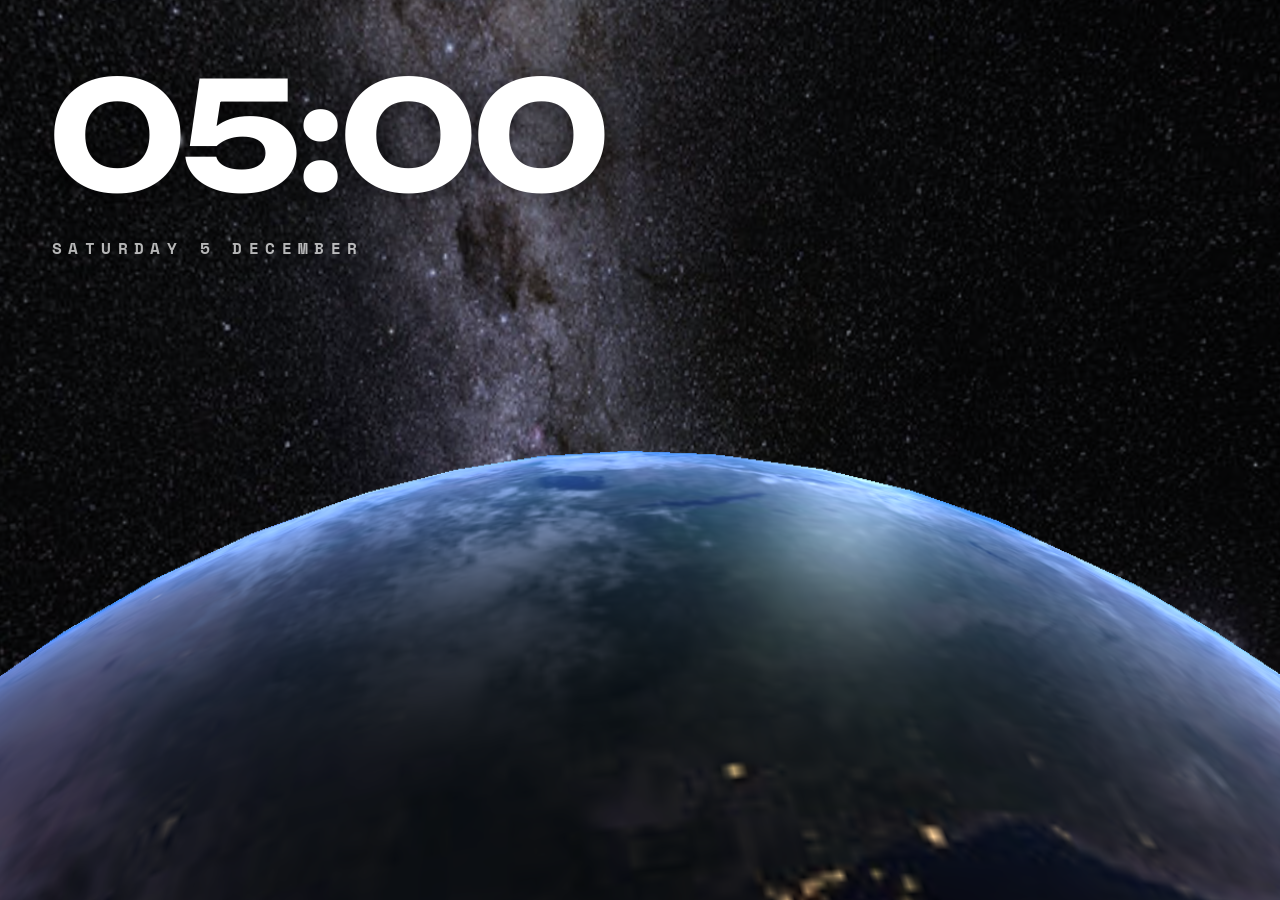
<file: app/src/main/assets/web/index.html>
<!doctype html>
<html><head><meta charset="utf-8"><title>Orbit</title>
<style>
  @font-face{font-family:'Unbounded';src:url(fonts/Unbounded.ttf) format('truetype');font-weight:200 900}
  @font-face{font-family:'Space Grotesk';src:url(fonts/SpaceGrotesk.ttf) format('truetype');font-weight:300 700}
  @font-face{font-family:'Space Mono';src:url(fonts/SpaceMono-Regular.ttf) format('truetype');font-weight:400}
  @font-face{font-family:'Space Mono';src:url(fonts/SpaceMono-Bold.ttf) format('truetype');font-weight:700}
  :root{--accent:#3df2ff}
  html,body{margin:0;background:#03101a;overflow:hidden;width:100%;height:100%;font-family:'Space Grotesk',sans-serif}
  #bg{display:none}
  #gl{position:fixed;inset:0;width:100%;height:100%;z-index:1}
  .hud{position:fixed;z-index:2;color:#fff}
  #host{left:48px;top:34px;max-width:44%;font-family:'Unbounded',sans-serif;font-weight:600;font-size:30px;line-height:1.18;letter-spacing:-.01em;
        background:linear-gradient(100deg,#fff 55%,var(--accent) 100%);-webkit-background-clip:text;background-clip:text;color:transparent;
        filter:drop-shadow(0 2px 18px rgba(0,0,0,.7))}
  #meta{right:48px;top:36px;font-family:'Space Mono',monospace;font-weight:700;font-size:17px;letter-spacing:.38em;color:var(--accent);text-shadow:0 0 18px rgba(0,0,0,.6)}
  #skyline,#wellline{right:48px;font-family:'Space Mono',monospace;font-size:12px;letter-spacing:.18em;opacity:.72;text-shadow:0 1px 10px rgba(0,0,0,.7)}
  #skyline{top:70px;color:var(--accent)}
  #wellline{top:94px;color:#fff;opacity:.55}
  #rule{position:fixed;left:50%;bottom:112px;height:2px;width:0;background:var(--accent);z-index:2;transform:translateX(-50%);box-shadow:0 0 14px var(--accent);transition:width .45s cubic-bezier(.2,.9,.2,1)}
  #rule.on{width:220px}
  #label{left:0;right:0;bottom:46px;text-align:center;font-family:'Unbounded',sans-serif;font-weight:700;font-size:44px;letter-spacing:-.02em;text-shadow:0 0 28px rgba(0,0,0,.8),0 0 60px var(--accent);transition:transform .32s cubic-bezier(.2,.9,.2,1.2),opacity .32s}
  #label.pop{transform:translateY(14px) scale(.96);opacity:0;transition:none}
  #sub{left:0;right:0;bottom:20px;text-align:center;font-family:'Space Mono',monospace;font-size:15px;letter-spacing:.22em;text-transform:uppercase;opacity:.7;text-shadow:0 1px 10px rgba(0,0,0,.8)}
  #veil{position:fixed;inset:0;z-index:3;background:#03101a;opacity:1;transition:opacity .6s}
  #fps{position:fixed;left:48px;bottom:14px;z-index:2;font-family:'Space Mono',monospace;font-size:11px;color:rgba(255,255,255,.3);letter-spacing:.2em}
  #dusk{position:fixed;inset:0;z-index:2;pointer-events:none;background:radial-gradient(ellipse at center,rgba(60,30,0,0) 40%,rgba(40,15,0,.55) 100%);opacity:0;transition:opacity 2s}
  body.winddown #dusk{opacity:1}
  body.dream #host{font-size:150px;line-height:1;max-width:none;top:60px;font-weight:700;letter-spacing:-.04em;-webkit-text-fill-color:#fff;color:#fff;background:none}
  body.dream #meta{top:236px;right:auto;left:52px;font-size:16px;letter-spacing:.4em;color:rgba(255,255,255,.7)}
  body.dream #skyline{top:270px;right:auto;left:52px}
  body.dream #wellline,body.dream #fps{display:none}
</style></head>
<body>
<div id="bg"></div>
<canvas id="gl"></canvas>
<div id="host" class="hud"></div>
<div id="meta" class="hud"></div>
<div id="skyline" class="hud"></div>
<div id="wellline" class="hud"></div>
<div id="dusk"></div>
<div id="rule"></div>
<div id="label" class="hud"></div>
<div id="sub" class="hud"></div>
<div id="fps"></div>
<div id="veil"></div>
<script src="lib/three.min.js"></script>
<script src="profiles.js"></script>
<script src="sky.js"></script>
<script src="world.js"></script>
<script src="orbit.js"></script>
</body></html>
</file>
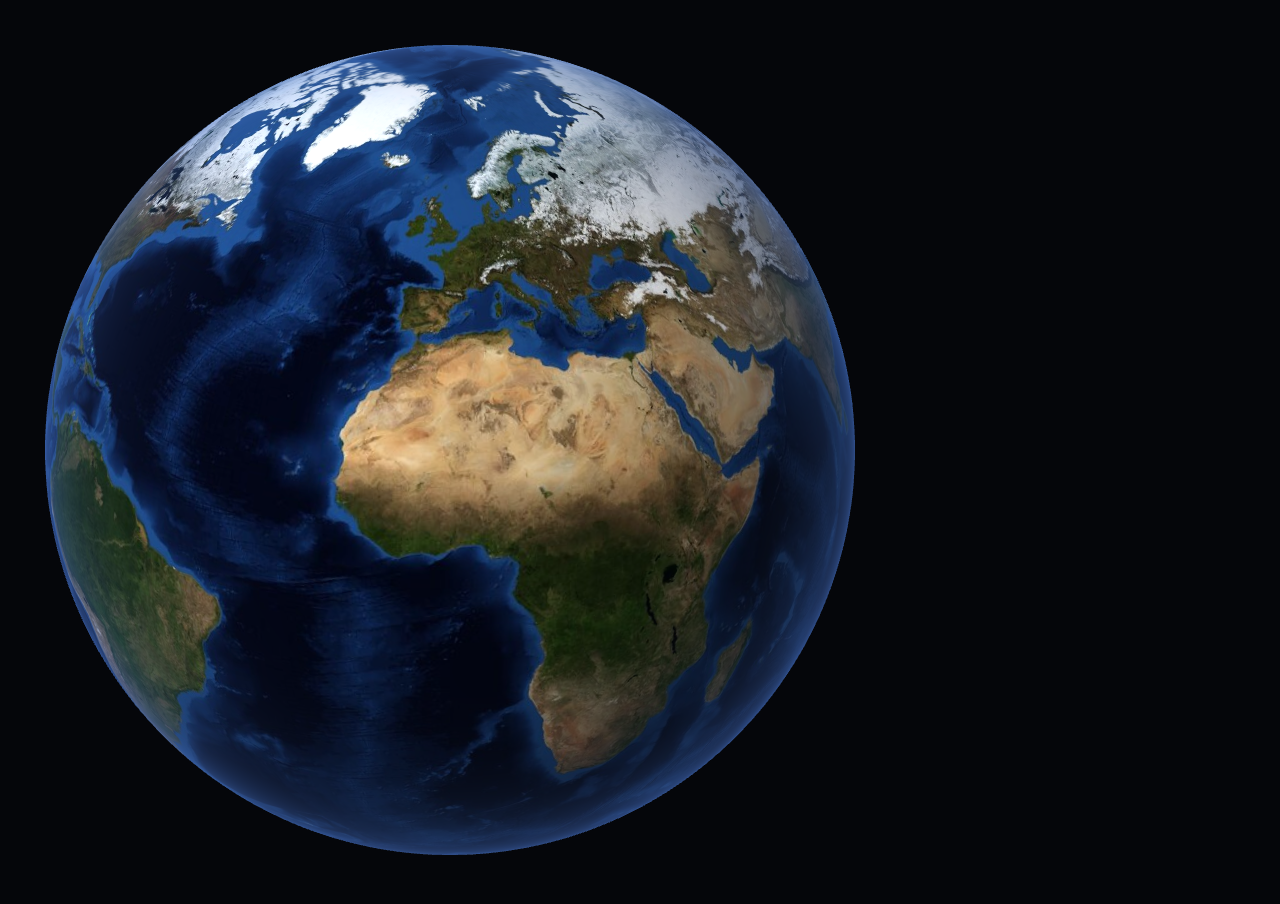
<file: tools/globe/render.html>
<!doctype html><html><body style="margin:0;background:#05060a"><canvas id="c" width="900" height="900"></canvas>
<script src="../../app/src/main/assets/web/lib/three.min.js"></script><script>
// Renders one Atlas globe frame: centre longitude = frame * 5 degrees, seen from 20 degrees north, orthographic,
// radius 0.9 of half the frame (web/journeys.js uses the same R and TILT for the gold pins).
const f = +(location.hash.slice(1) || 0), lon0 = f * 5, TILT = 20, R = 0.9, d = Math.PI / 180;
const r = new THREE.WebGLRenderer({ canvas: document.getElementById('c'), antialias: true, preserveDrawingBuffer: true }); r.setClearColor(0x05060a, 1);
const s = new THREE.Scene(), cam = new THREE.OrthographicCamera(-1 / R, 1 / R, 1 / R, -1 / R, 0.1, 10); cam.position.set(0, 0, 5); cam.lookAt(0, 0, 0);
const tex = new THREE.TextureLoader().load('../../app/src/main/assets/web/world/earth_day.jpg', () => {
  tex.anisotropy = 4;
  const m = new THREE.ShaderMaterial({ uniforms: { t: { value: tex }, sun: { value: new THREE.Vector3(-0.45, 0.35, 0.82).normalize() } },
    vertexShader: 'varying vec2 vUv; varying vec3 n; void main(){ vUv=uv; n=normalize(mat3(modelMatrix)*normal); gl_Position=projectionMatrix*modelViewMatrix*vec4(position,1.); }',
    fragmentShader: 'uniform sampler2D t; uniform vec3 sun; varying vec2 vUv; varying vec3 n; void main(){ float l=max(dot(n,sun),0.); vec3 c=texture2D(t,vUv).rgb*(.42+.78*l); float rim=pow(1.-max(n.z,0.),2.5); c=mix(c,vec3(.36,.58,1.),rim*.55); gl_FragColor=vec4(c,1.); }' });
  const g = new THREE.Mesh(new THREE.SphereGeometry(1, 160, 120), m);
  g.rotation.order = 'XYZ'; g.rotation.y = -Math.PI / 2 - lon0 * d; g.rotation.x = TILT * d;
  s.add(g); r.render(s, cam); document.title = 'done';
});
</script></body></html>
</file>
